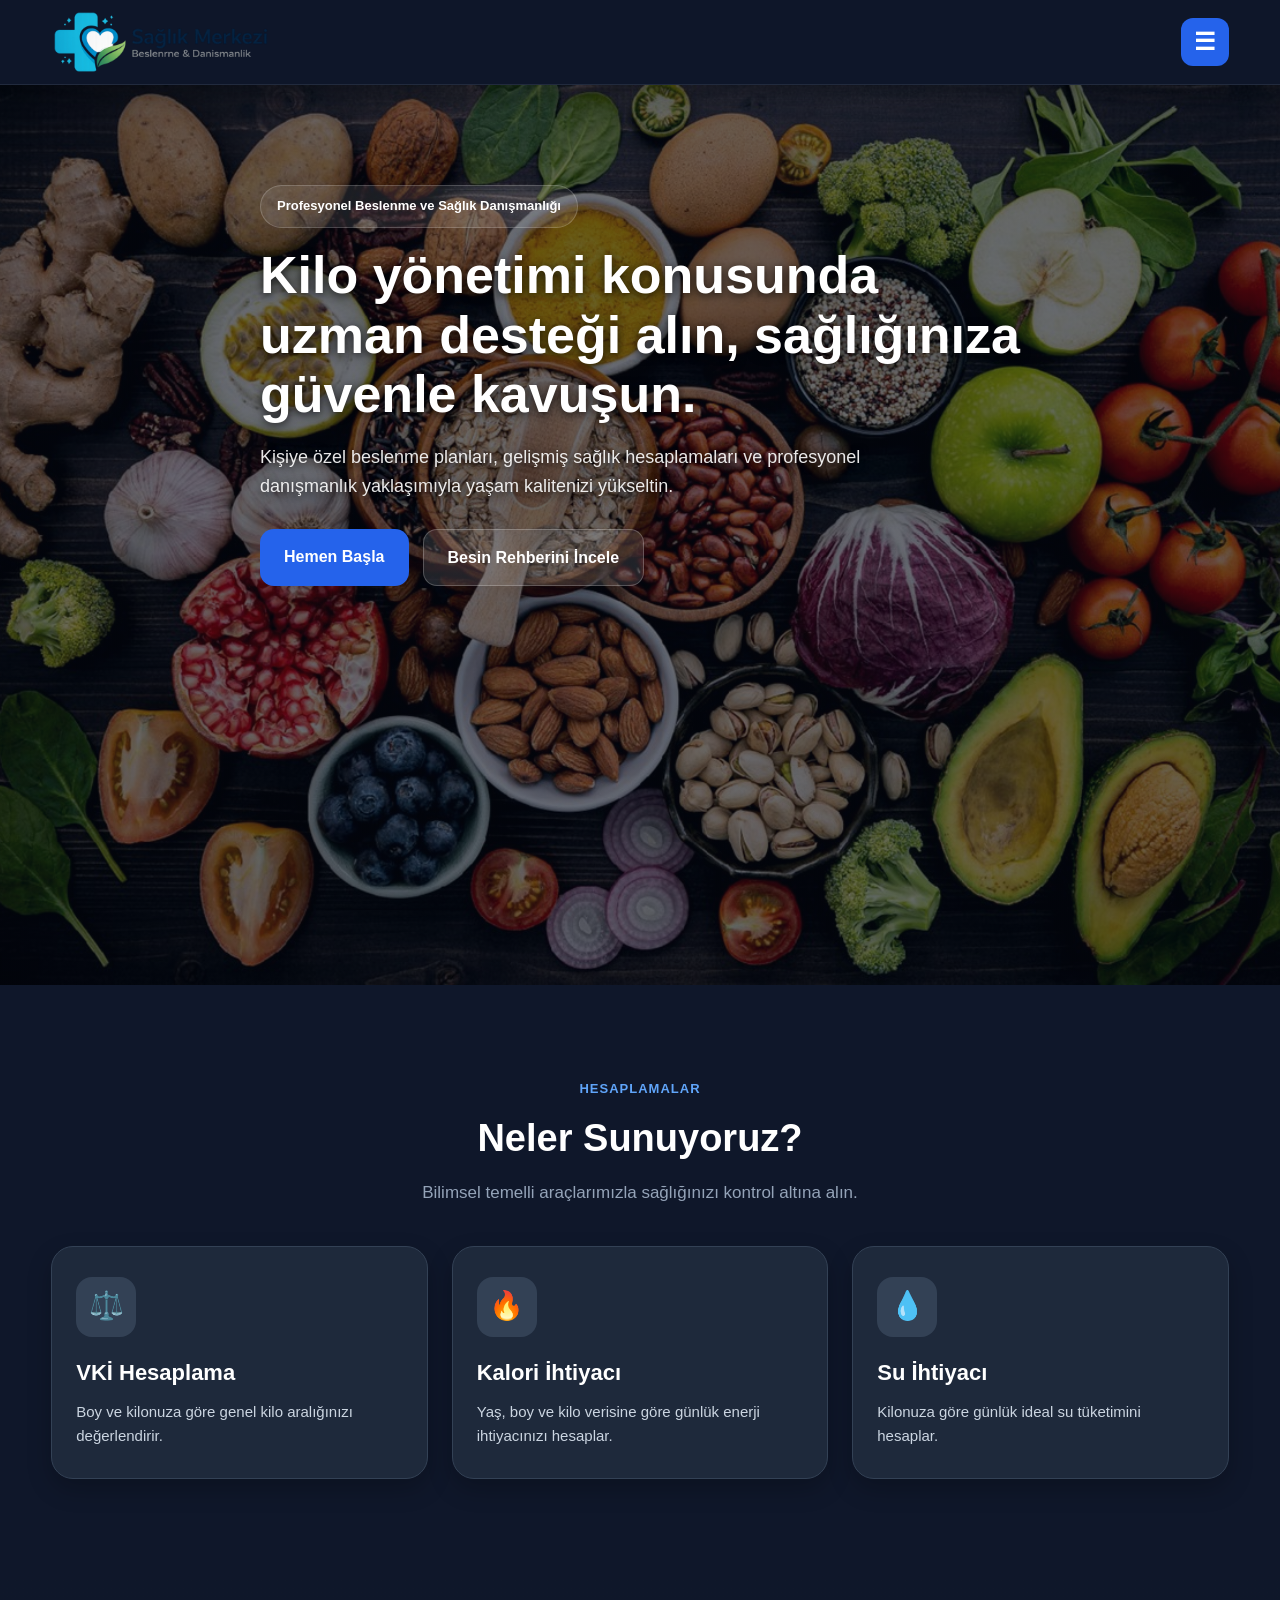
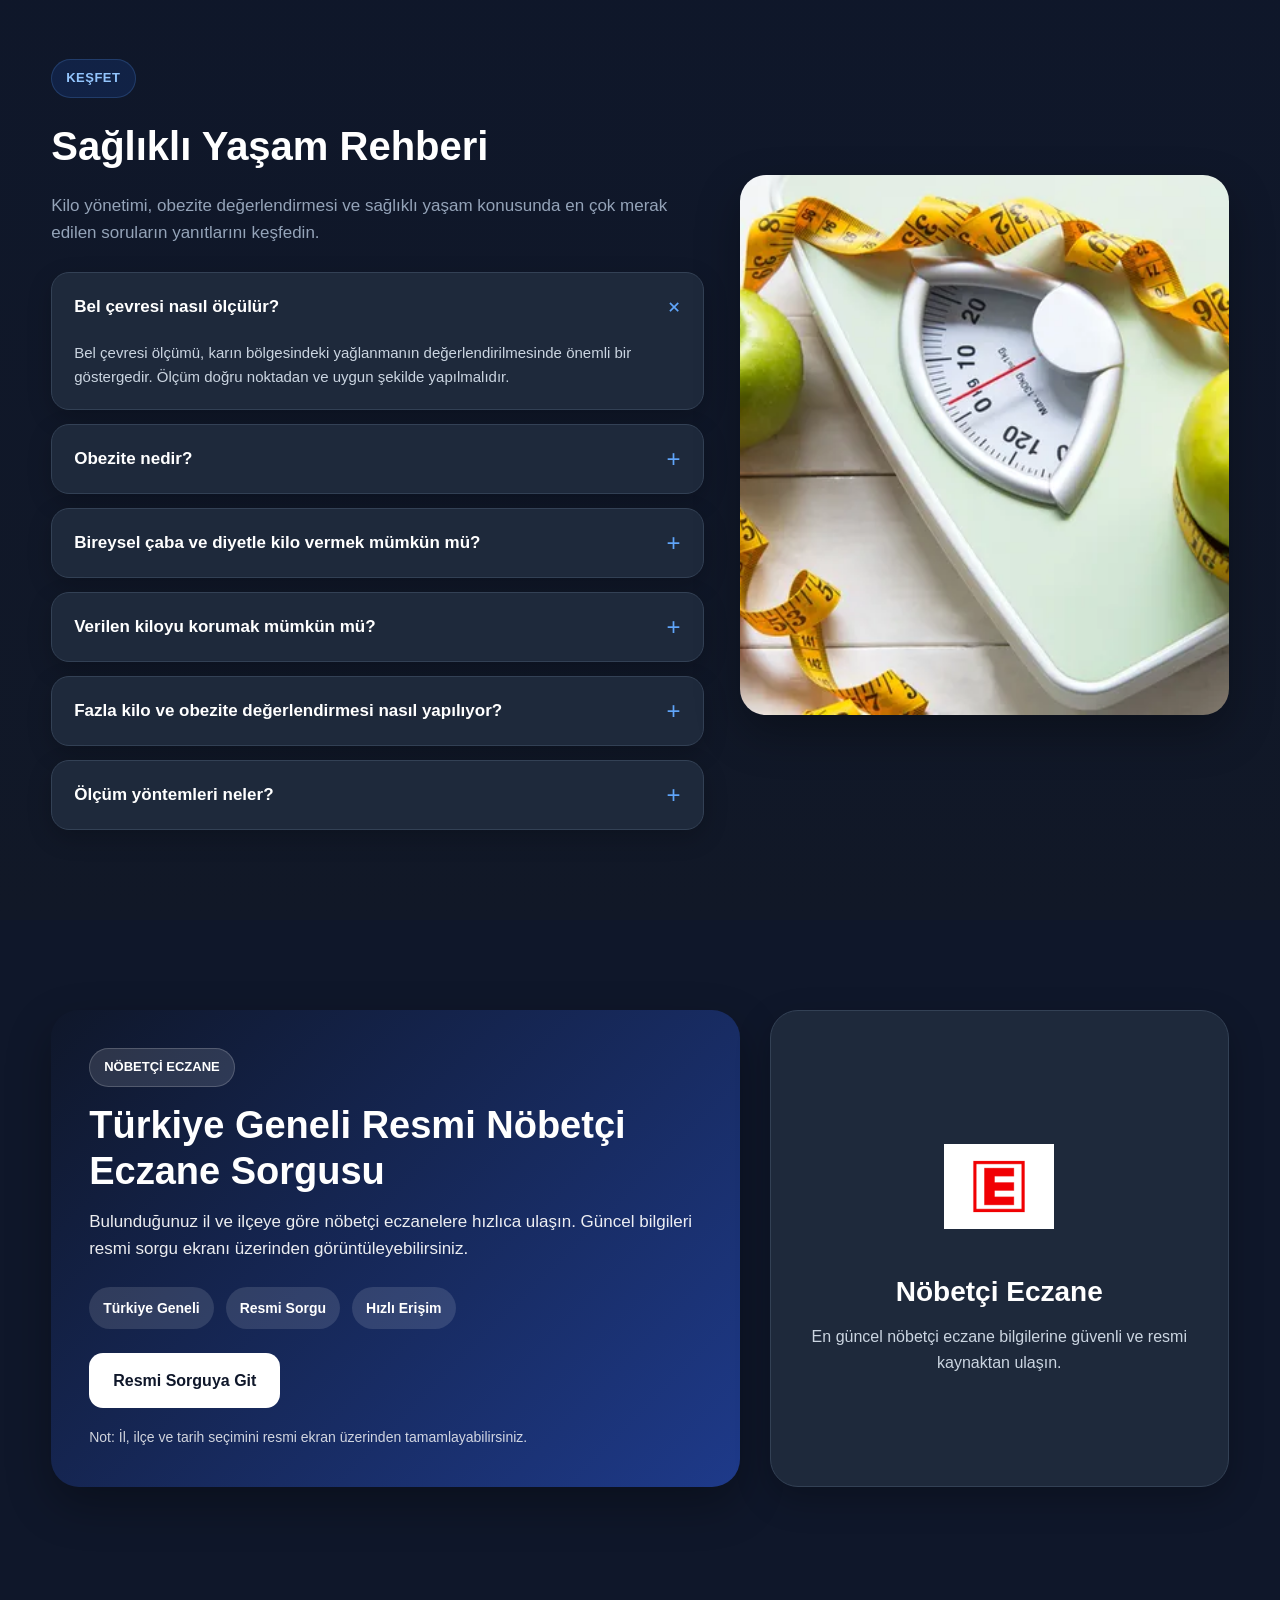
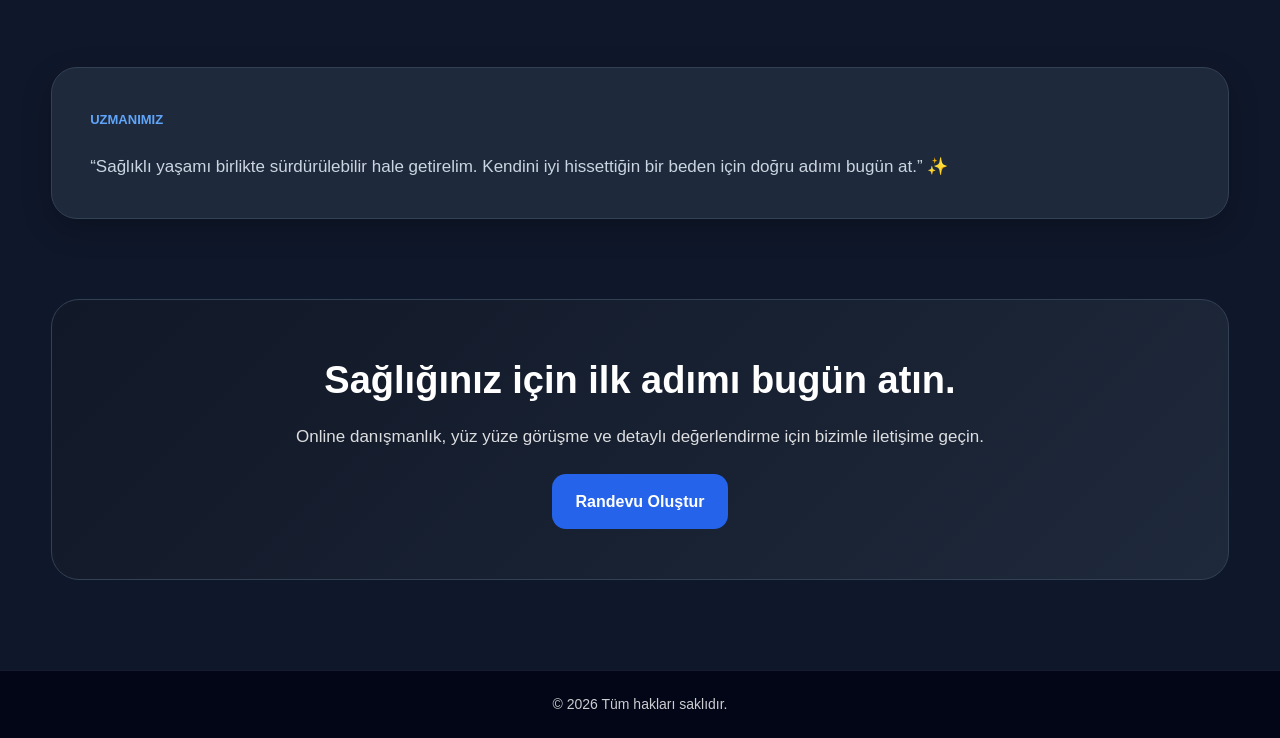
<file: index.html>
<!DOCTYPE html>
<html lang="tr">
<head>
  <meta charset="UTF-8" />
  <meta name="viewport" content="width=device-width, initial-scale=1.0" />
  <title>Profesyonel Diyetisyen Sitesi</title>
  <link rel="stylesheet" href="style.css?v=3" />
</head>
<body>

  <header class="topbar">
    <div class="container topbar-inner">
      <a href="#anasayfa" class="logo" onclick="closeMenu()">
        <img src="imageslogo.png" alt="Sağlık Merkezi Logo">
      </a>

      <button class="menu-toggle" id="menuToggle" type="button" aria-label="Menüyü aç/kapat">
        ☰
      </button>
    </div>

    <nav class="dropdown-menu" id="dropdownMenu">
      <div class="container dropdown-menu-inner">
        <a href="#anasayfa" onclick="closeMenu()">Ana Sayfa</a>
        <a href="#hizmetlerimiz" onclick="closeMenu()">Hesaplamalar</a>
        <a href="#kesfet" onclick="closeMenu()">Besin Rehberi</a>
        <a href="#eczane" onclick="closeMenu()">Nöbetçi Eczane</a>
        <a href="#uzmanimiz" onclick="closeMenu()">Uzmanımız</a>
        <a href="#randevu" onclick="closeMenu()">Randevu</a>
        <a href="randevu.html" class="cta-btn" onclick="closeMenu()">Randevu Oluştur</a>
      </div>
    </nav>
  </header>

  <section id="anasayfa" class="hero">
    <div class="container hero-content">
      <span class="hero-badge">Profesyonel Beslenme ve Sağlık Danışmanlığı</span>
      <h1>Kilo yönetimi konusunda uzman desteği alın, sağlığınıza güvenle kavuşun.</h1>
      <p>
        Kişiye özel beslenme planları, gelişmiş sağlık hesaplamaları ve profesyonel danışmanlık
        yaklaşımıyla yaşam kalitenizi yükseltin.
      </p>

      <div class="hero-buttons">
        <a href="#hizmetlerimiz" class="hero-btn primary">Hemen Başla</a>
        <a href="#kesfet" class="hero-btn secondary">Besin Rehberini İncele</a>
      </div>
    </div>
  </section>

  <section id="hizmetlerimiz" class="services">
    <div class="container">
      <div class="section-title">
        <span>HESAPLAMALAR</span>
        <h2>Neler Sunuyoruz?</h2>
        <p>Bilimsel temelli araçlarımızla sağlığınızı kontrol altına alın.</p>
      </div>

      <div class="service-grid">
        <a href="vki.html" class="service-card">
          <div class="icon">⚖️</div>
          <h3>VKİ Hesaplama</h3>
          <p>Boy ve kilonuza göre genel kilo aralığınızı değerlendirir.</p>
        </a>

        <a href="kalori.html" class="service-card">
          <div class="icon">🔥</div>
          <h3>Kalori İhtiyacı</h3>
          <p>Yaş, boy ve kilo verisine göre günlük enerji ihtiyacınızı hesaplar.</p>
        </a>

        <a href="su.html" class="service-card">
          <div class="icon">💧</div>
          <h3>Su İhtiyacı</h3>
          <p>Kilonuza göre günlük ideal su tüketimini hesaplar.</p>
        </a>
      </div>
    </div>
  </section>

  <section id="kesfet" class="explore-section">
    <div class="container explore-wrapper">
      <div class="explore-left">
        <span class="explore-tag">KEŞFET</span>
        <h2>Sağlıklı Yaşam Rehberi</h2>
        <p>
          Kilo yönetimi, obezite değerlendirmesi ve sağlıklı yaşam konusunda
          en çok merak edilen soruların yanıtlarını keşfedin.
        </p>

        <div class="accordion">
          <div class="accordion-item active">
            <button class="accordion-header">
              Bel çevresi nasıl ölçülür?
              <span class="accordion-icon">+</span>
            </button>
            <div class="accordion-content">
              <p>
                Bel çevresi ölçümü, karın bölgesindeki yağlanmanın değerlendirilmesinde
                önemli bir göstergedir. Ölçüm doğru noktadan ve uygun şekilde yapılmalıdır.
              </p>
            </div>
          </div>

          <div class="accordion-item">
            <button class="accordion-header">
              Obezite nedir?
              <span class="accordion-icon">+</span>
            </button>
            <div class="accordion-content">
              <p>
                Obezite, vücutta sağlığı olumsuz etkileyebilecek düzeyde aşırı yağ birikmesi
                durumudur. Düzenli değerlendirme ve doğru beslenme planı önem taşır.
              </p>
            </div>
          </div>

          <div class="accordion-item">
            <button class="accordion-header">
              Bireysel çaba ve diyetle kilo vermek mümkün mü?
              <span class="accordion-icon">+</span>
            </button>
            <div class="accordion-content">
              <p>
                Evet, kişiye uygun beslenme düzeni ve sürdürülebilir yaşam alışkanlıklarıyla
                kilo vermek mümkündür. Sürecin doğru yönetilmesi kalıcılık açısından önemlidir.
              </p>
            </div>
          </div>

          <div class="accordion-item">
            <button class="accordion-header">
              Verilen kiloyu korumak mümkün mü?
              <span class="accordion-icon">+</span>
            </button>
            <div class="accordion-content">
              <p>
                Kalıcı sonuçlar için yalnızca kilo vermek değil, yeni yaşam düzenini korumak da gerekir.
                Dengeli beslenme ve takip süreci bu noktada belirleyici olur.
              </p>
            </div>
          </div>

          <div class="accordion-item">
            <button class="accordion-header">
              Fazla kilo ve obezite değerlendirmesi nasıl yapılıyor?
              <span class="accordion-icon">+</span>
            </button>
            <div class="accordion-content">
              <p>
                Değerlendirme; boy, kilo, bel çevresi, vücut kitle indeksi ve bazı ek ölçümlerle birlikte
                kişinin genel sağlık durumuna göre yapılır.
              </p>
            </div>
          </div>

          <div class="accordion-item">
            <button class="accordion-header">
              Ölçüm yöntemleri neler?
              <span class="accordion-icon">+</span>
            </button>
            <div class="accordion-content">
              <p>
                VKİ, bel çevresi ölçümü, yağ oranı değerlendirmesi ve diğer antropometrik ölçümler,
                kilo yönetimi sürecinde sık kullanılan yöntemler arasındadır.
              </p>
            </div>
          </div>
        </div>
      </div>

      <div class="explore-right">
        <img src="kesfet.webp" alt="Sağlıklı yaşam ve kilo yönetimi" />
      </div>
    </div>
  </section>

  <section id="eczane" class="pharmacy-section">
    <div class="container pharmacy-wrapper">
      <div class="pharmacy-left">
        <span class="pharmacy-tag">NÖBETÇİ ECZANE</span>
        <h2>Türkiye Geneli Resmi Nöbetçi Eczane Sorgusu</h2>
        <p>
          Bulunduğunuz il ve ilçeye göre nöbetçi eczanelere hızlıca ulaşın.
          Güncel bilgileri resmi sorgu ekranı üzerinden görüntüleyebilirsiniz.
        </p>

        <div class="pharmacy-badges">
          <span>Türkiye Geneli</span>
          <span>Resmi Sorgu</span>
          <span>Hızlı Erişim</span>
        </div>

        <div class="pharmacy-actions">
          <a
            href="https://www.turkiye.gov.tr/saglik-titck-nobetci-eczane-sorgulama"
            target="_blank"
            rel="noopener noreferrer"
            class="pharmacy-btn"
          >
            Resmi Sorguya Git
          </a>
        </div>

        <p class="pharmacy-note">
          Not: İl, ilçe ve tarih seçimini resmi ekran üzerinden tamamlayabilirsiniz.
        </p>
      </div>

      <div class="pharmacy-right">
        <div class="pharmacy-icon-card">
          <div class="pharmacy-icon">
            <img src="eczane-logo.png" alt="Eczane logosu" />
          </div>
          <h3>Nöbetçi Eczane</h3>
          <p>
            En güncel nöbetçi eczane bilgilerine güvenli ve resmi kaynaktan ulaşın.
          </p>
        </div>
      </div>
    </div>
  </section>

  <section id="uzmanimiz" class="info-section">
    <div class="container info-box">
      <span class="info-tag">UZMANIMIZ</span>
      <h2></h2>
      <p>
      “Sağlıklı yaşamı birlikte sürdürülebilir hale getirelim.
Kendini iyi hissettiğin bir beden için doğru adımı bugün at.” ✨
      </p>
    </div>
  </section>

  <section id="randevu" class="cta-section">
    <div class="container cta-box">
      <h2>Sağlığınız için ilk adımı bugün atın.</h2>
      <p>Online danışmanlık, yüz yüze görüşme ve detaylı değerlendirme için bizimle iletişime geçin.</p>
      <a href="randevu.html" class="cta-btn">Randevu Oluştur</a>
    </div>
  </section>

  <footer class="footer">
    <div class="container">
      <p>© 2026 Tüm hakları saklıdır.</p>
    </div>
  </footer>

  <script>
    const accordionItems = document.querySelectorAll(".accordion-item");

    accordionItems.forEach((item) => {
      const header = item.querySelector(".accordion-header");

      header.addEventListener("click", () => {
        const isActive = item.classList.contains("active");
        accordionItems.forEach((i) => i.classList.remove("active"));
        if (!isActive) {
          item.classList.add("active");
        }
      });
    });

    const menuToggle = document.getElementById("menuToggle");
    const menu = document.getElementById("dropdownMenu");

    function toggleMenu() {
      menu.classList.toggle("active");
      menuToggle.classList.toggle("active");
    }

    function closeMenu() {
      menu.classList.remove("active");
      menuToggle.classList.remove("active");
    }

    menuToggle.addEventListener("click", toggleMenu);

    window.addEventListener("resize", () => {
      if (window.innerWidth > 991) {
        closeMenu();
      }
    });
  </script>

</body>
</html>
</file>
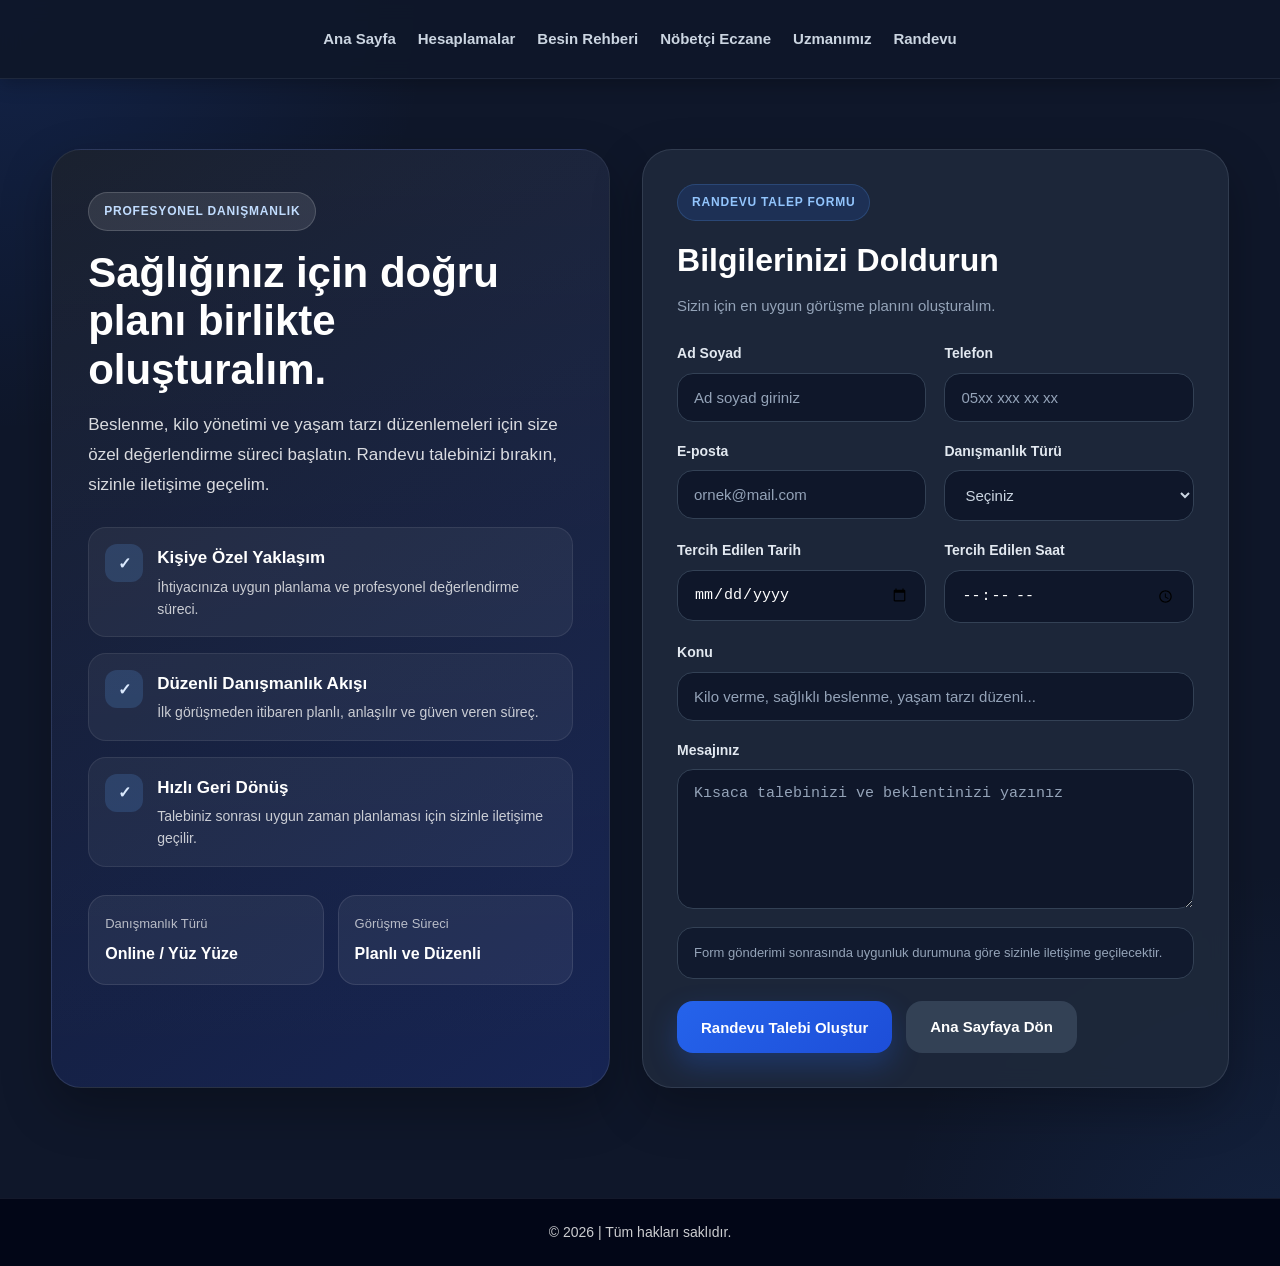
<file: randevu.html>
<!DOCTYPE html>
<html lang="tr">
<head>
  <meta charset="UTF-8" />
  <meta name="viewport" content="width=device-width, initial-scale=1.0" />

  <style>
    * {
      margin: 0;
      padding: 0;
      box-sizing: border-box;
    }

    html {
      scroll-behavior: smooth;
    }

    body {
      font-family: Arial, Helvetica, sans-serif;
      background:
        radial-gradient(circle at top left, rgba(37, 99, 235, 0.16), transparent 24%),
        radial-gradient(circle at bottom right, rgba(59, 130, 246, 0.10), transparent 22%),
        #0f172a;
      color: #e5e7eb;
      line-height: 1.6;
    }

    a {
      text-decoration: none;
    }

    .container {
      width: min(1180px, 92%);
      margin: 0 auto;
    }

    .topbar {
      position: sticky;
      top: 0;
      z-index: 1000;
      background: rgba(15, 23, 42, 0.96);
      backdrop-filter: blur(10px);
      border-bottom: 1px solid rgba(148, 163, 184, 0.12);
      box-shadow: 0 4px 18px rgba(0, 0, 0, 0.25);
    }

    .topbar-inner {
      min-height: 78px;
      display: flex;
      align-items: center;
      justify-content: center;
      gap: 20px;
    }

    .menu {
      display: flex;
      align-items: center;
      gap: 22px;
      flex-wrap: wrap;
    }

    .menu a {
      color: #cbd5e1;
      font-size: 15px;
      font-weight: 600;
      transition: 0.25s ease;
    }

    .menu a:hover {
      color: #60a5fa;
    }

    .appointment-page {
      padding: 70px 0 90px;
      min-height: calc(100vh - 78px);
    }

    .appointment-shell {
      display: grid;
      grid-template-columns: 1fr 1.05fr;
      gap: 32px;
      align-items: stretch;
    }

    .appointment-left {
      background: linear-gradient(145deg, #111827 0%, #172554 100%);
      border: 1px solid rgba(148, 163, 184, 0.18);
      border-radius: 30px;
      padding: 42px 36px;
      box-shadow: 0 20px 50px rgba(0, 0, 0, 0.28);
      position: relative;
      overflow: hidden;
    }

    .appointment-left::before {
      content: "";
      position: absolute;
      inset: 0;
      background: linear-gradient(180deg, rgba(255,255,255,0.04), transparent);
      pointer-events: none;
    }

    .appointment-kicker {
      display: inline-block;
      padding: 9px 15px;
      border-radius: 999px;
      background: rgba(255, 255, 255, 0.1);
      border: 1px solid rgba(255, 255, 255, 0.16);
      color: #bfdbfe;
      font-size: 12px;
      font-weight: 800;
      letter-spacing: 0.8px;
      margin-bottom: 18px;
    }

    .appointment-left h1 {
      font-size: 42px;
      line-height: 1.15;
      margin-bottom: 16px;
      color: #ffffff;
    }

    .appointment-lead {
      font-size: 17px;
      line-height: 1.75;
      color: rgba(255, 255, 255, 0.84);
      margin-bottom: 28px;
    }

    .appointment-points {
      display: flex;
      flex-direction: column;
      gap: 16px;
      margin-bottom: 28px;
    }

    .appointment-point {
      display: flex;
      gap: 14px;
      align-items: flex-start;
      background: rgba(255, 255, 255, 0.05);
      border: 1px solid rgba(255, 255, 255, 0.08);
      border-radius: 18px;
      padding: 16px;
    }

    .point-icon {
      width: 38px;
      height: 38px;
      min-width: 38px;
      border-radius: 12px;
      display: flex;
      align-items: center;
      justify-content: center;
      background: rgba(96, 165, 250, 0.18);
      color: #dbeafe;
      font-weight: 800;
      font-size: 16px;
    }

    .appointment-point h3 {
      font-size: 17px;
      color: #ffffff;
      margin-bottom: 4px;
    }

    .appointment-point p {
      font-size: 14px;
      color: rgba(255, 255, 255, 0.76);
      line-height: 1.6;
    }

    .appointment-mini-cards {
      display: grid;
      grid-template-columns: repeat(2, minmax(0, 1fr));
      gap: 14px;
    }

    .mini-card {
      background: rgba(255, 255, 255, 0.06);
      border: 1px solid rgba(255, 255, 255, 0.1);
      border-radius: 18px;
      padding: 18px 16px;
    }

    .mini-card span {
      display: block;
      font-size: 13px;
      color: rgba(255, 255, 255, 0.68);
      margin-bottom: 6px;
    }

    .mini-card strong {
      font-size: 16px;
      color: #ffffff;
    }

    .appointment-right {
      display: flex;
    }

    .appointment-form-card {
      width: 100%;
      background: rgba(30, 41, 59, 0.92);
      border: 1px solid rgba(148, 163, 184, 0.18);
      border-radius: 30px;
      padding: 34px;
      box-shadow: 0 20px 50px rgba(0, 0, 0, 0.28);
      backdrop-filter: blur(10px);
    }

    .form-head {
      margin-bottom: 24px;
    }

    .form-badge {
      display: inline-block;
      padding: 8px 14px;
      border-radius: 999px;
      background: rgba(37, 99, 235, 0.16);
      color: #93c5fd;
      border: 1px solid rgba(96, 165, 250, 0.2);
      font-size: 12px;
      font-weight: 800;
      letter-spacing: 0.8px;
      margin-bottom: 14px;
    }

    .form-head h2 {
      font-size: 32px;
      color: #ffffff;
      margin-bottom: 8px;
    }

    .form-head p {
      color: #94a3b8;
      font-size: 15px;
    }

    .appointment-form {
      display: flex;
      flex-direction: column;
      gap: 18px;
    }

    .form-row {
      display: grid;
      grid-template-columns: repeat(2, minmax(0, 1fr));
      gap: 18px;
    }

    .form-group {
      display: flex;
      flex-direction: column;
    }

    .form-group label {
      font-size: 14px;
      font-weight: 700;
      color: #e2e8f0;
      margin-bottom: 8px;
    }

    .form-group input,
    .form-group textarea,
    .form-group select {
      width: 100%;
      background: #0f172a;
      border: 1px solid #334155;
      border-radius: 16px;
      padding: 15px 16px;
      color: #ffffff;
      font-size: 15px;
      outline: none;
      transition: 0.25s ease;
    }

    .form-group input::placeholder,
    .form-group textarea::placeholder {
      color: #94a3b8;
    }

    .form-group select {
      color: #cbd5e1;
    }

    .form-group input:focus,
    .form-group textarea:focus,
    .form-group select:focus {
      border-color: #60a5fa;
      box-shadow: 0 0 0 4px rgba(96, 165, 250, 0.12);
    }

    .form-group textarea {
      resize: vertical;
      min-height: 140px;
    }

    .full-width {
      width: 100%;
    }

    .form-note {
      font-size: 13px;
      line-height: 1.7;
      color: #94a3b8;
      background: rgba(15, 23, 42, 0.72);
      border: 1px solid #334155;
      border-radius: 16px;
      padding: 14px 16px;
    }

    .form-actions {
      display: flex;
      gap: 14px;
      flex-wrap: wrap;
      margin-top: 4px;
    }

    .submit-btn,
    .back-btn {
      display: inline-flex;
      align-items: center;
      justify-content: center;
      min-height: 52px;
      padding: 0 24px;
      border-radius: 16px;
      font-size: 15px;
      font-weight: 800;
      border: none;
      cursor: pointer;
      transition: 0.25s ease;
      text-decoration: none;
    }

    .submit-btn {
      background: linear-gradient(135deg, #2563eb 0%, #1d4ed8 100%);
      color: #ffffff;
      box-shadow: 0 12px 28px rgba(37, 99, 235, 0.28);
    }

    .submit-btn:hover {
      transform: translateY(-2px);
      box-shadow: 0 16px 30px rgba(37, 99, 235, 0.34);
    }

    .back-btn {
      background: #334155;
      color: #ffffff;
    }

    .back-btn:hover {
      background: #475569;
      transform: translateY(-2px);
    }

    .footer {
      background: #020617;
      color: rgba(255, 255, 255, 0.8);
      padding: 22px 0;
      text-align: center;
      font-size: 14px;
      border-top: 1px solid rgba(148, 163, 184, 0.12);
      margin-top: 20px;
    }

    @media (max-width: 1100px) {
      .appointment-shell {
        grid-template-columns: 1fr;
      }
    }

    @media (max-width: 768px) {
      .topbar-inner {
        flex-direction: column;
        justify-content: center;
        padding: 16px 0;
      }

      .menu {
        justify-content: center;
        gap: 12px 16px;
      }

      .appointment-page {
        padding: 45px 0 70px;
      }

      .appointment-left,
      .appointment-form-card {
        padding: 26px 20px;
      }

      .appointment-left h1 {
        font-size: 32px;
      }

      .form-head h2 {
        font-size: 26px;
      }

      .form-row,
      .appointment-mini-cards {
        grid-template-columns: 1fr;
      }

      .form-actions {
        flex-direction: column;
      }

      .submit-btn,
      .back-btn {
        width: 100%;
      }
    }
  </style>
</head>
<body>

  <header class="topbar">
    <div class="container topbar-inner">
      <nav class="menu">
        <a href="index.html#anasayfa">Ana Sayfa</a>
        <a href="index.html#hizmetlerimiz">Hesaplamalar</a>
        <a href="index.html#kesfet">Besin Rehberi</a>
        <a href="index.html#eczane">Nöbetçi Eczane</a>
        <a href="index.html#uzmanimiz">Uzmanımız</a>
        <a href="randevu.html">Randevu</a>
      </nav>
    </div>
  </header>

  <section class="appointment-page">
    <div class="container">
      <div class="appointment-shell">

        <div class="appointment-left">
          <span class="appointment-kicker">PROFESYONEL DANIŞMANLIK</span>
          <h1>Sağlığınız için doğru planı birlikte oluşturalım.</h1>
          <p class="appointment-lead">
            Beslenme, kilo yönetimi ve yaşam tarzı düzenlemeleri için size özel
            değerlendirme süreci başlatın. Randevu talebinizi bırakın, sizinle iletişime geçelim.
          </p>

          <div class="appointment-points">
            <div class="appointment-point">
              <div class="point-icon">✓</div>
              <div>
                <h3>Kişiye Özel Yaklaşım</h3>
                <p>İhtiyacınıza uygun planlama ve profesyonel değerlendirme süreci.</p>
              </div>
            </div>

            <div class="appointment-point">
              <div class="point-icon">✓</div>
              <div>
                <h3>Düzenli Danışmanlık Akışı</h3>
                <p>İlk görüşmeden itibaren planlı, anlaşılır ve güven veren süreç.</p>
              </div>
            </div>

            <div class="appointment-point">
              <div class="point-icon">✓</div>
              <div>
                <h3>Hızlı Geri Dönüş</h3>
                <p>Talebiniz sonrası uygun zaman planlaması için sizinle iletişime geçilir.</p>
              </div>
            </div>
          </div>

          <div class="appointment-mini-cards">
            <div class="mini-card">
              <span>Danışmanlık Türü</span>
              <strong>Online / Yüz Yüze</strong>
            </div>
            <div class="mini-card">
              <span>Görüşme Süreci</span>
              <strong>Planlı ve Düzenli</strong>
            </div>
          </div>
        </div>

        <div class="appointment-right">
          <div class="appointment-form-card">
            <div class="form-head">
              <span class="form-badge">RANDEVU TALEP FORMU</span>
              <h2>Bilgilerinizi Doldurun</h2>
              <p>Sizin için en uygun görüşme planını oluşturalım.</p>
            </div>

            <form class="appointment-form" action="https://formsubmit.co/info@bksstudio.info.tr" method="POST">
              <input type="hidden" name="_subject" value="Yeni Randevu Talebi">
              <input type="hidden" name="_captcha" value="false">
              <input type="hidden" name="_template" value="table">
              <div class="form-row">
                <div class="form-group">
                  <label for="adsoyad">Ad Soyad</label>
                  <input type="text" id="adsoyad" name="adsoyad" placeholder="Ad soyad giriniz" required />
                </div>

                <div class="form-group">
                  <label for="telefon">Telefon</label>
                  <input type="tel" id="telefon" name="telefon" placeholder="05xx xxx xx xx" required />
                </div>
              </div>

              <div class="form-row">
                <div class="form-group">
                  <label for="email">E-posta</label>
                  <input type="email" id="email" name="email" placeholder="ornek@mail.com" required />
                </div>

                <div class="form-group">
                  <label for="hizmet">Danışmanlık Türü</label>
                  <select id="hizmet" name="hizmet" required>
                    <option selected disabled value="">Seçiniz</option>
                    <option>Online Danışmanlık</option>
                    <option>Genel Bilgi Alma</option>
                  </select>
                </div>
              </div>

              <div class="form-row">
                <div class="form-group">
                  <label for="tarih">Tercih Edilen Tarih</label>
                  <input type="date" id="tarih" name="tarih" required />
                </div>

                <div class="form-group">
                  <label for="saat">Tercih Edilen Saat</label>
                  <input type="time" id="saat" name="saat" required />
                </div>
              </div>

              <div class="form-group full-width">
                <label for="konu">Konu</label>
                <input type="text" id="konu" name="konu" placeholder="Kilo verme, sağlıklı beslenme, yaşam tarzı düzeni..." />
              </div>

              <div class="form-group full-width">
                <label for="mesaj">Mesajınız</label>
                <textarea id="mesaj" name="mesaj" placeholder="Kısaca talebinizi ve beklentinizi yazınız"></textarea>
              </div>

              <div class="form-note">
                Form gönderimi sonrasında uygunluk durumuna göre sizinle iletişime geçilecektir.
              </div>

              <div class="form-actions">
                <button type="submit" class="submit-btn">Randevu Talebi Oluştur</button>
                <a href="index.html" class="back-btn">Ana Sayfaya Dön</a>
              </div>
            </form>
          </div>
        </div>

      </div>
    </div>
  </section>

  <footer class="footer">
    <div class="container">
      <p>© 2026 | Tüm hakları saklıdır.</p>
    </div>
  </footer>

</body>
</html>
</file>
<file: style.css>
* {
  margin: 0;
  padding: 0;
  box-sizing: border-box;
}

html {
  scroll-behavior: smooth;
}

body {
  font-family: Arial, Helvetica, sans-serif;
  background: #0f172a;
  color: #e5e7eb;
  line-height: 1.6;
  overflow-x: hidden;
}

img {
  max-width: 100%;
  display: block;
}

a {
  text-decoration: none;
}

button {
  font-family: inherit;
}

.container {
  width: min(1180px, 92%);
  margin: 0 auto;
}

/* TOPBAR */
.topbar {
  position: sticky;
  top: 0;
  z-index: 1000;
  background: rgba(15, 23, 42, 0.88);
  backdrop-filter: blur(14px);
  box-shadow: 0 8px 24px rgba(0, 0, 0, 0.24);
  border-bottom: 1px solid rgba(148, 163, 184, 0.14);
}

.topbar-inner {
  min-height: 84px;
  display: flex;
  align-items: center;
  justify-content: space-between;
  gap: 20px;
}

.logo {
  display: inline-flex;
  align-items: center;
  min-width: 0;
}

.logo img {
  width: 220px;
  max-width: 100%;
  height: auto;
  object-fit: contain;
}

.menu-toggle {
  display: inline-flex;
  align-items: center;
  justify-content: center;
  border: none;
  background: #2563eb;
  color: #fff;
  width: 48px;
  height: 48px;
  border-radius: 12px;
  font-size: 24px;
  font-weight: 700;
  cursor: pointer;
  transition: 0.25s ease;
  flex-shrink: 0;
}

.menu-toggle:hover {
  background: #1d4ed8;
  transform: translateY(-1px);
}

.dropdown-menu {
  display: none;
  background: rgba(15, 23, 42, 0.98);
  border-top: 1px solid rgba(148, 163, 184, 0.14);
}

.dropdown-menu.active {
  display: block;
}

.dropdown-menu-inner {
  display: flex;
  flex-direction: column;
  gap: 10px;
  padding: 18px 0 20px;
}

.dropdown-menu a {
  display: block;
  color: #e2e8f0;
  padding: 13px 15px;
  border-radius: 12px;
  background: rgba(255, 255, 255, 0.04);
  font-weight: 600;
  transition: 0.25s ease;
}

.dropdown-menu a:hover {
  background: rgba(255, 255, 255, 0.09);
  color: #fff;
}

.dropdown-menu .cta-btn {
  background: linear-gradient(135deg, #2563eb 0%, #1d4ed8 100%);
  color: #fff;
  text-align: center;
}

.hero {
  min-height: 100vh;
  padding: 100px 0 80px;

  background-image:
    linear-gradient(rgba(3, 7, 18, 0.6), rgba(3, 7, 18, 0.6)),
    url("sağlıklı.jpg");

  background-size: cover;
  background-position: center;
  background-repeat: no-repeat;

  color: #fff;
}

.hero h1,
.hero p {
  text-shadow: 0 2px 10px rgba(0,0,0,0.8);
}


.hero-content {
  max-width: 760px;
}

.hero-badge {
  display: inline-block;
  background: rgba(255, 255, 255, 0.1);
  border: 1px solid rgba(255, 255, 255, 0.18);
  color: #fff;
  padding: 10px 16px;
  border-radius: 999px;
  font-size: 13px;
  font-weight: 700;
  margin-bottom: 18px;
}

.hero h1 {
  font-size: 52px;
  line-height: 1.15;
  margin-bottom: 18px;
}

.hero p {
  font-size: 18px;
  max-width: 680px;
  color: rgba(255, 255, 255, 0.9);
  margin-bottom: 28px;
}

.hero-buttons {
  display: flex;
  gap: 14px;
  flex-wrap: wrap;
}

.hero-btn {
  display: inline-block;
  padding: 15px 24px;
  border-radius: 14px;
  font-weight: 700;
  transition: 0.25s ease;
}

.hero-btn.primary {
  background: #2563eb;
  color: #fff;
}

.hero-btn.primary:hover {
  background: #1d4ed8;
  transform: translateY(-2px);
}

.hero-btn.secondary {
  background: rgba(255, 255, 255, 0.12);
  color: #fff;
  border: 1px solid rgba(255, 255, 255, 0.22);
}

.hero-btn.secondary:hover {
  background: rgba(255, 255, 255, 0.18);
  transform: translateY(-2px);
}

/* SECTION TITLE */
.section-title {
  text-align: center;
  margin-bottom: 40px;
}

.section-title span {
  display: inline-block;
  color: #60a5fa;
  font-size: 13px;
  font-weight: 800;
  letter-spacing: 1px;
  margin-bottom: 8px;
}

.section-title h2 {
  font-size: 38px;
  color: #ffffff;
  margin-bottom: 10px;
}

.section-title p {
  color: #94a3b8;
  font-size: 17px;
}

/* SERVICES */
.services {
  padding: 90px 0;
  background: #0f172a;
}

.service-grid {
  display: grid;
  grid-template-columns: repeat(3, minmax(0, 1fr));
  gap: 24px;
}

.service-card {
  background: #1e293b;
  border: 1px solid #334155;
  border-radius: 22px;
  padding: 30px 24px;
  color: #e5e7eb;
  box-shadow: 0 10px 25px rgba(0, 0, 0, 0.22);
  transition: 0.3s ease;
}

.service-card:hover {
  transform: translateY(-6px);
  box-shadow: 0 18px 40px rgba(0, 0, 0, 0.3);
  border-color: #475569;
}

.service-card .icon {
  width: 60px;
  height: 60px;
  display: grid;
  place-items: center;
  font-size: 28px;
  background: #334155;
  border-radius: 16px;
  margin-bottom: 18px;
}

.service-card h3 {
  font-size: 22px;
  margin-bottom: 10px;
  color: #ffffff;
}

.service-card p {
  color: #cbd5e1;
  font-size: 15px;
}

/* EXPLORE */
.explore-section {
  padding: 90px 0;
  background: linear-gradient(180deg, #0f172a 0%, #111827 100%);
}

.explore-wrapper {
  display: grid;
  grid-template-columns: 1.2fr 0.9fr;
  gap: 36px;
  align-items: center;
}

.explore-tag {
  display: inline-block;
  background: rgba(37, 99, 235, 0.15);
  color: #93c5fd;
  padding: 8px 14px;
  border-radius: 999px;
  font-size: 13px;
  font-weight: 800;
  letter-spacing: 0.5px;
  margin-bottom: 16px;
  border: 1px solid rgba(96, 165, 250, 0.2);
}

.explore-left h2 {
  font-size: 40px;
  color: #ffffff;
  margin-bottom: 14px;
}

.explore-left > p {
  color: #94a3b8;
  font-size: 17px;
  margin-bottom: 26px;
}

.explore-right img {
  width: 100%;
  border-radius: 26px;
  object-fit: cover;
  min-height: 540px;
  box-shadow: 0 18px 45px rgba(0, 0, 0, 0.3);
}

/* ACCORDION */
.accordion {
  display: flex;
  flex-direction: column;
  gap: 14px;
}

.accordion-item {
  background: #1e293b;
  border: 1px solid #334155;
  border-radius: 18px;
  overflow: hidden;
  box-shadow: 0 8px 24px rgba(0, 0, 0, 0.2);
}

.accordion-header {
  width: 100%;
  border: none;
  background: transparent;
  padding: 20px 22px;
  text-align: left;
  font-size: 17px;
  font-weight: 700;
  color: #ffffff;
  display: flex;
  justify-content: space-between;
  align-items: center;
  cursor: pointer;
}

.accordion-icon {
  font-size: 24px;
  color: #60a5fa;
  font-weight: 500;
  transition: transform 0.25s ease;
}

.accordion-content {
  max-height: 0;
  overflow: hidden;
  transition: max-height 0.35s ease, padding 0.35s ease;
  padding: 0 22px;
}

.accordion-content p {
  color: #cbd5e1;
  font-size: 15px;
  padding-bottom: 0;
}

.accordion-item.active .accordion-content {
  max-height: 220px;
  padding: 0 22px 20px;
}

.accordion-item.active .accordion-icon {
  transform: rotate(45deg);
}

/* PHARMACY */
.pharmacy-section {
  padding: 90px 0;
  background: #0f172a;
}

.pharmacy-wrapper {
  display: grid;
  grid-template-columns: 1.2fr 0.8fr;
  gap: 30px;
  align-items: stretch;
}

.pharmacy-left,
.pharmacy-right {
  display: flex;
}

.pharmacy-left {
  background: linear-gradient(135deg, #0f172a 0%, #1e3a8a 100%);
  color: #fff;
  border-radius: 28px;
  padding: 38px;
  flex-direction: column;
  justify-content: center;
  box-shadow: 0 18px 45px rgba(0, 0, 0, 0.3);
}

.pharmacy-tag {
  display: inline-block;
  width: fit-content;
  background: rgba(255, 255, 255, 0.12);
  border: 1px solid rgba(255, 255, 255, 0.18);
  color: #fff;
  padding: 8px 14px;
  border-radius: 999px;
  font-size: 13px;
  font-weight: 800;
  margin-bottom: 16px;
}

.pharmacy-left h2 {
  font-size: 38px;
  line-height: 1.2;
  margin-bottom: 14px;
}

.pharmacy-left p {
  font-size: 17px;
  color: rgba(255, 255, 255, 0.92);
}

.pharmacy-badges {
  display: flex;
  flex-wrap: wrap;
  gap: 12px;
  margin: 24px 0;
}

.pharmacy-badges span {
  padding: 10px 14px;
  background: rgba(255, 255, 255, 0.12);
  border-radius: 999px;
  font-size: 14px;
  font-weight: 700;
}

.pharmacy-actions {
  margin-bottom: 18px;
}

.pharmacy-btn {
  display: inline-block;
  background: #ffffff;
  color: #0f172a;
  padding: 15px 24px;
  border-radius: 14px;
  font-weight: 800;
  transition: 0.25s ease;
}

.pharmacy-btn:hover {
  transform: translateY(-2px);
  background: #dbeafe;
}

.pharmacy-note {
  font-size: 14px !important;
  color: rgba(255, 255, 255, 0.8) !important;
}

.pharmacy-right {
  align-items: center;
  justify-content: center;
}

.pharmacy-icon-card {
  width: 100%;
  min-height: 100%;
  background: #1e293b;
  border: 1px solid #334155;
  border-radius: 28px;
  padding: 38px 30px;
  display: flex;
  flex-direction: column;
  justify-content: center;
  text-align: center;
  box-shadow: 0 12px 35px rgba(0, 0, 0, 0.24);
}

.pharmacy-icon {
  width: 130px;
  height: 130px;
  margin: 0 auto 18px;
  display: flex;
  align-items: center;
  justify-content: center;
  background: transparent;
}

.pharmacy-icon img {
  width: 110px;
  height: 110px;
  object-fit: contain;
  display: block;
}

.pharmacy-icon-card h3 {
  font-size: 28px;
  color: #ffffff;
  margin-bottom: 10px;
}

.pharmacy-icon-card p {
  color: #cbd5e1;
  font-size: 16px;
}

/* INFO / CTA */
.info-section {
  padding: 90px 0 40px;
  background: #0f172a;
}

.info-box {
  background: #1e293b;
  border: 1px solid #334155;
  border-radius: 26px;
  padding: 38px;
  box-shadow: 0 10px 30px rgba(0, 0, 0, 0.22);
}

.info-tag {
  display: inline-block;
  color: #60a5fa;
  font-weight: 800;
  font-size: 13px;
  margin-bottom: 10px;
}

.info-box h2 {
  font-size: 34px;
  color: #ffffff;
  margin-bottom: 12px;
}

.info-box p {
  color: #cbd5e1;
  font-size: 17px;
}

.cta-section {
  padding: 40px 0 90px;
  background: #0f172a;
}

.cta-box {
  background: linear-gradient(135deg, #111827 0%, #1e293b 100%);
  color: #fff;
  text-align: center;
  border-radius: 28px;
  padding: 50px 30px;
  border: 1px solid #334155;
}

.cta-box h2 {
  font-size: 38px;
  margin-bottom: 12px;
}

.cta-box p {
  max-width: 700px;
  margin: 0 auto 24px;
  color: rgba(255, 255, 255, 0.85);
  font-size: 17px;
}

.cta-btn {
  display: inline-block;
  background: #2563eb;
  color: #fff;
  padding: 15px 24px;
  border-radius: 14px;
  font-weight: 800;
  transition: 0.25s ease;
}

.cta-btn:hover {
  transform: translateY(-2px);
  background: #1d4ed8;
}

/* FOOTER */
.footer {
  background: #020617;
  color: rgba(255, 255, 255, 0.8);
  padding: 22px 0;
  text-align: center;
  font-size: 14px;
  border-top: 1px solid rgba(148, 163, 184, 0.14);
}

/* RESPONSIVE */
@media (max-width: 991px) {
  .hero {
    padding: 80px 0 70px;
  }

  .hero h1 {
    font-size: 40px;
  }

  .hero p {
    font-size: 17px;
  }

  .service-grid {
    grid-template-columns: 1fr;
  }

  .explore-wrapper,
  .pharmacy-wrapper {
    grid-template-columns: 1fr;
  }

  .explore-right img {
    min-height: auto;
  }

  .pharmacy-left,
  .pharmacy-icon-card,
  .info-box,
  .cta-box {
    padding: 28px 22px;
  }
}

@media (max-width: 768px) {
  .topbar-inner {
    min-height: 76px;
  }

  .logo img {
    width: 170px;
  }

  .hero {
    padding: 65px 0 55px;
  }

  .hero h1 {
    font-size: 32px;
    line-height: 1.2;
  }

  .hero p {
    font-size: 16px;
  }

  .hero-buttons {
    flex-direction: column;
  }

  .hero-btn,
  .cta-btn,
  .pharmacy-btn {
    width: 100%;
    text-align: center;
  }

  .section-title h2,
  .explore-left h2,
  .pharmacy-left h2,
  .cta-box h2 {
    font-size: 28px;
    line-height: 1.25;
  }

  .info-box h2 {
    font-size: 26px;
    line-height: 1.25;
  }

  .accordion-header {
    font-size: 16px;
    padding: 18px 18px;
  }

  .accordion-item.active .accordion-content {
    padding: 0 18px 18px;
  }
}

@media (max-width: 480px) {
  .container {
    width: min(1180px, 94%);
  }

  .logo img {
    width: 150px;
  }

  .menu-toggle {
    width: 44px;
    height: 44px;
    font-size: 22px;
  }

  .hero-badge,
  .explore-tag,
  .pharmacy-tag {
    font-size: 12px;
  }

  .hero h1 {
    font-size: 28px;
  }

  .section-title h2,
  .explore-left h2,
  .pharmacy-left h2,
  .cta-box h2,
  .info-box h2 {
    font-size: 24px;
  }

  .dropdown-menu-inner {
    padding: 16px 0 18px;
  }

  .dropdown-menu a {
    font-size: 15px;
    padding: 12px 14px;
  }
}
</file>
